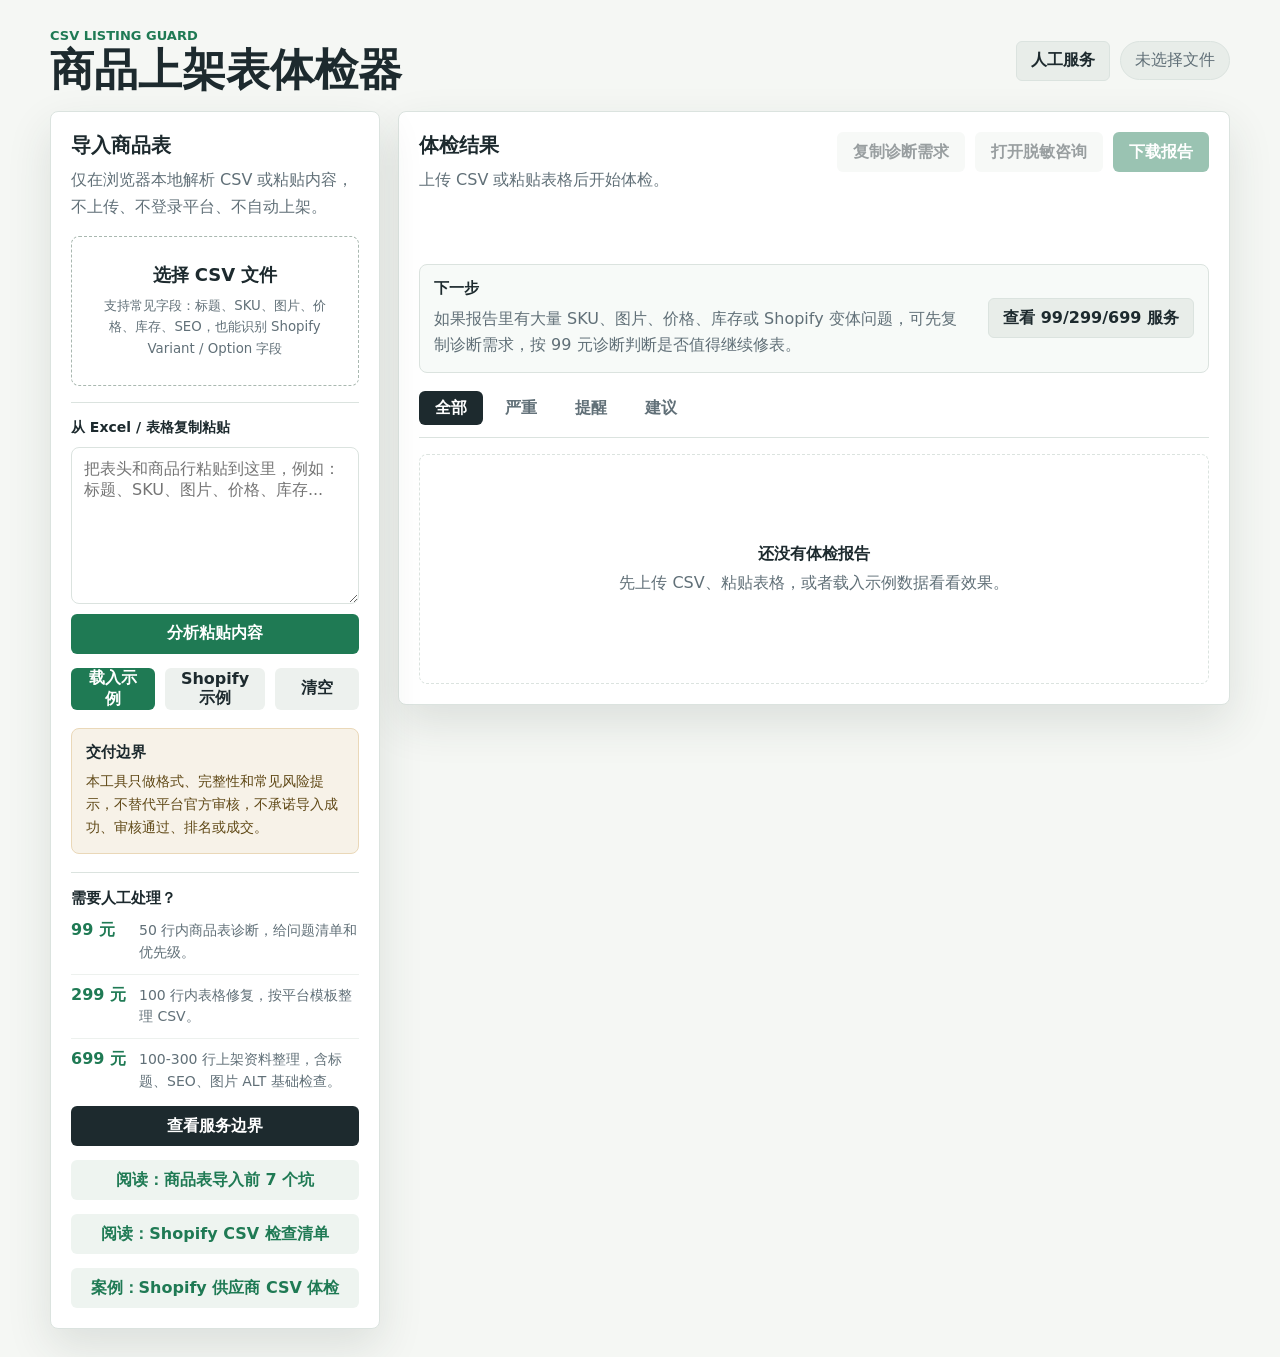
<file: index.html>
<!doctype html>
<html lang="zh-CN">
  <head>
    <meta charset="utf-8">
    <meta name="viewport" content="width=device-width, initial-scale=1">
    <title>商品上架表体检器</title>
    <meta name="description" content="免费商品 CSV 上架前体检工具，支持本地检查 SKU、图片、价格、库存和 Shopify Variant / Option 字段。">
    <link rel="canonical" href="https://hammer6837.github.io/listing-guard/">
    <link rel="stylesheet" href="./styles.css">
  </head>
  <body>
    <main class="app-shell">
      <header class="topbar">
        <div>
          <p class="eyebrow">CSV Listing Guard</p>
          <h1>商品上架表体检器</h1>
        </div>
        <div class="topbar-actions">
          <a class="text-link" href="./services.html">人工服务</a>
          <div class="status-pill" id="fileName">未选择文件</div>
        </div>
      </header>

      <section class="workspace">
        <aside class="panel upload-panel">
          <h2>导入商品表</h2>
          <p class="muted">仅在浏览器本地解析 CSV 或粘贴内容，不上传、不登录平台、不自动上架。</p>

          <label class="drop-zone" for="csvFile">
            <span>选择 CSV 文件</span>
            <small>支持常见字段：标题、SKU、图片、价格、库存、SEO，也能识别 Shopify Variant / Option 字段</small>
          </label>
          <input id="csvFile" type="file" accept=".csv,text/csv">

          <div class="paste-box">
            <label for="pasteData">从 Excel / 表格复制粘贴</label>
            <textarea id="pasteData" rows="7" placeholder="把表头和商品行粘贴到这里，例如：标题、SKU、图片、价格、库存..."></textarea>
            <button id="analyzePaste" type="button">分析粘贴内容</button>
          </div>

          <div class="button-row">
            <button id="loadSample" type="button">载入示例</button>
            <button id="loadShopifySample" type="button" class="secondary">Shopify 示例</button>
            <button id="resetTool" type="button" class="secondary">清空</button>
          </div>

          <div class="boundary">
            <h3>交付边界</h3>
            <p>本工具只做格式、完整性和常见风险提示，不替代平台官方审核，不承诺导入成功、审核通过、排名或成交。</p>
          </div>

          <div class="service-entry">
            <h3>需要人工处理？</h3>
            <dl>
              <div>
                <dt>99 元</dt>
                <dd>50 行内商品表诊断，给问题清单和优先级。</dd>
              </div>
              <div>
                <dt>299 元</dt>
                <dd>100 行内表格修复，按平台模板整理 CSV。</dd>
              </div>
              <div>
                <dt>699 元</dt>
                <dd>100-300 行上架资料整理，含标题、SEO、图片 ALT 基础检查。</dd>
              </div>
            </dl>
            <a class="learn-link service-link" href="./services.html">查看服务边界</a>
          </div>

          <a class="learn-link" href="./article-7-mistakes.html">阅读：商品表导入前 7 个坑</a>
          <a class="learn-link" href="./shopify-csv-checklist.html">阅读：Shopify CSV 检查清单</a>
          <a class="learn-link" href="./case-shopify-supplier-csv.html">案例：Shopify 供应商 CSV 体检</a>
        </aside>

        <section class="content">
          <div class="panel">
            <div class="panel-head">
              <div>
                <h2>体检结果</h2>
                <p id="statusText" class="muted">上传 CSV 或粘贴表格后开始体检。</p>
              </div>
              <div class="result-actions">
                <button id="copyRequest" type="button" class="secondary" disabled>复制诊断需求</button>
                <button id="openIssue" type="button" class="secondary" disabled>打开脱敏咨询</button>
                <button id="downloadReport" type="button" disabled>下载报告</button>
              </div>
            </div>

            <div id="summary" class="summary-grid"></div>
            <div id="fields" class="field-list"></div>

            <div id="requestBox" class="request-box" hidden>
              <h3>人工诊断需求说明</h3>
              <textarea id="requestText" rows="8" readonly></textarea>
              <small>先复制这段说明；不要在公开页面上传真实商品表，确认服务边界后再发送脱敏文件。</small>
            </div>

            <div class="next-step">
              <div>
                <h3>下一步</h3>
                <p>如果报告里有大量 SKU、图片、价格、库存或 Shopify 变体问题，可先复制诊断需求，按 99 元诊断判断是否值得继续修表。</p>
              </div>
              <a class="text-link" href="./services.html">查看 99/299/699 服务</a>
            </div>

            <div class="filters" aria-label="问题筛选">
              <button class="active" type="button" data-filter="all">全部</button>
              <button type="button" data-filter="critical">严重</button>
              <button type="button" data-filter="warning">提醒</button>
              <button type="button" data-filter="info">建议</button>
            </div>

            <div id="emptyState" class="empty-state">
              <strong>还没有体检报告</strong>
              <span>先上传 CSV、粘贴表格，或者载入示例数据看看效果。</span>
            </div>

            <div id="issues" class="issue-table"></div>
          </div>
        </section>
      </section>
    </main>

    <script type="module" src="./app.js?v=issue-link"></script>
  </body>
</html>
</file>
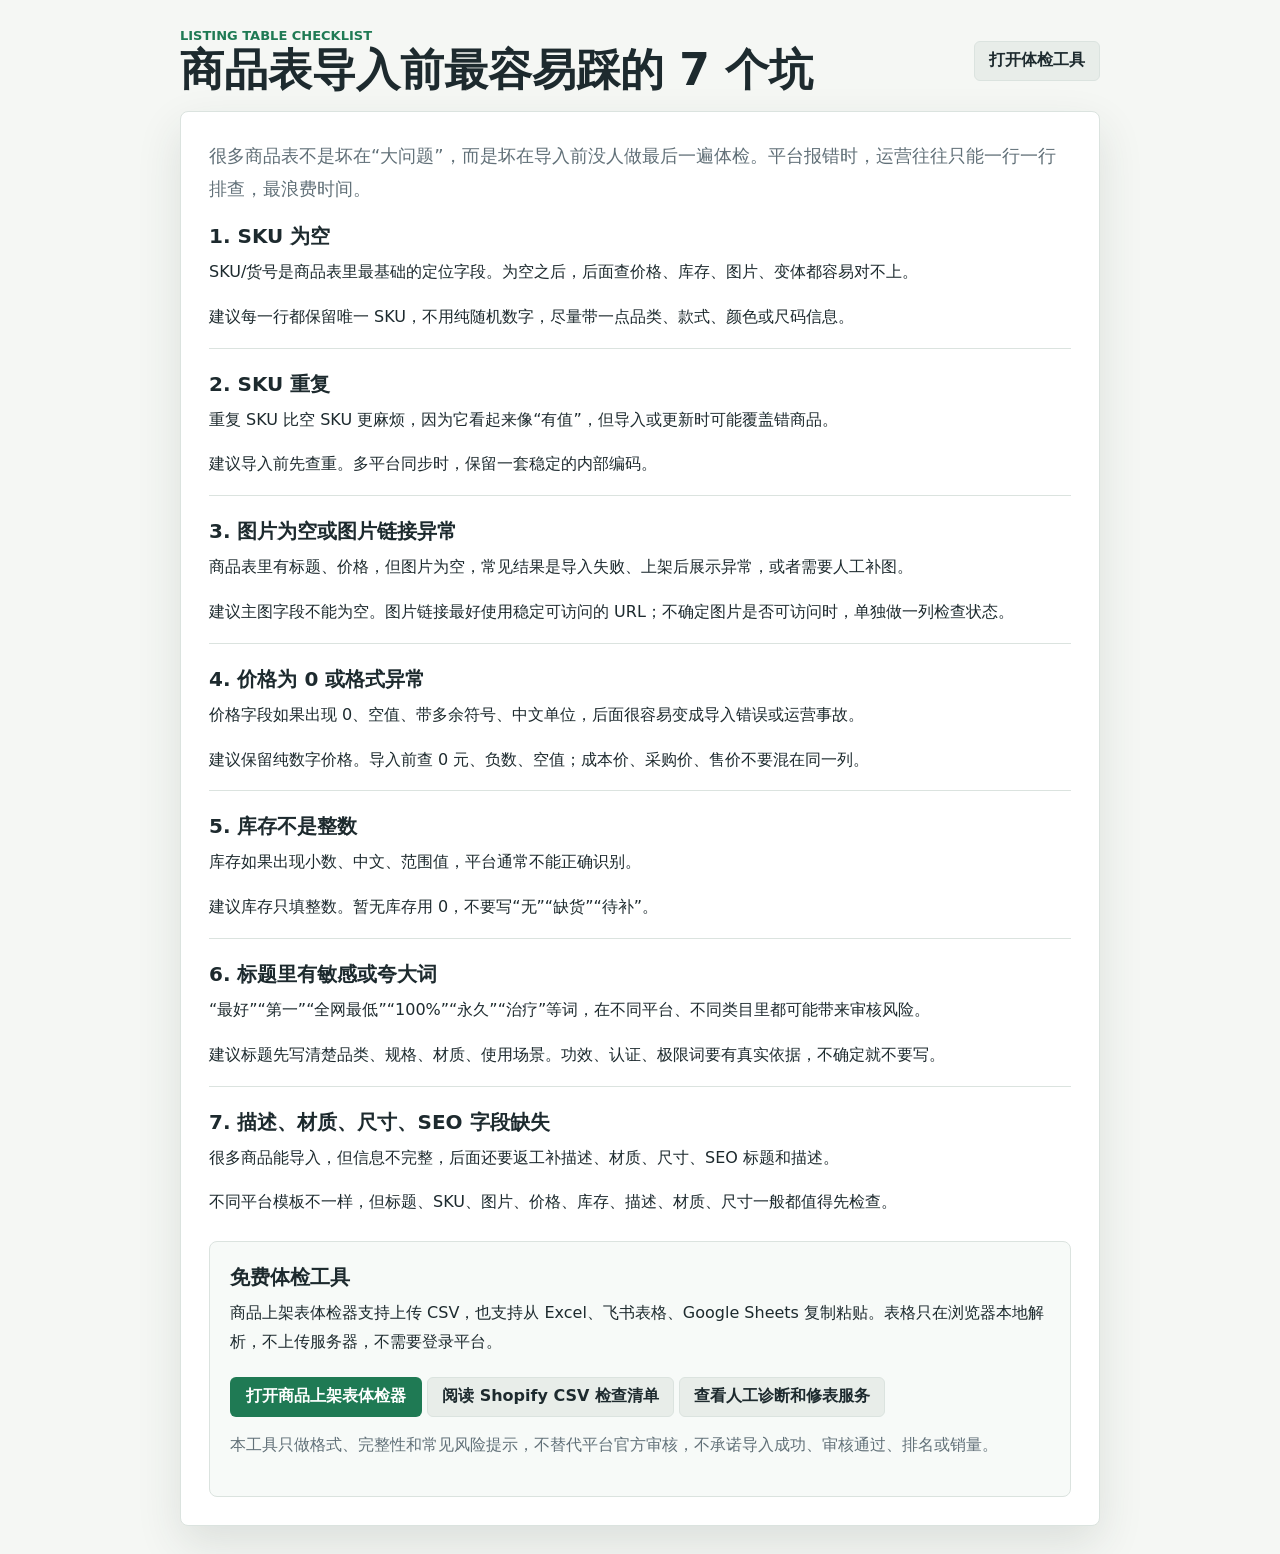
<file: article-7-mistakes.html>
<!doctype html>
<html lang="zh-CN">
  <head>
    <meta charset="utf-8">
    <meta name="viewport" content="width=device-width, initial-scale=1">
    <title>商品表导入前最容易踩的 7 个坑</title>
    <meta name="description" content="批量上架前检查商品表里的空 SKU、重复货号、空图片、异常价格、库存格式和标题风险词。">
    <link rel="canonical" href="https://hammer6837.github.io/listing-guard/article-7-mistakes.html">
    <link rel="stylesheet" href="./styles.css">
  </head>
  <body>
    <main class="app-shell article-shell">
      <header class="topbar">
        <div>
          <p class="eyebrow">Listing Table Checklist</p>
          <h1>商品表导入前最容易踩的 7 个坑</h1>
        </div>
        <a class="text-link" href="./">打开体检工具</a>
      </header>

      <article class="article-body">
        <p class="lead">很多商品表不是坏在“大问题”，而是坏在导入前没人做最后一遍体检。平台报错时，运营往往只能一行一行排查，最浪费时间。</p>

        <section>
          <h2>1. SKU 为空</h2>
          <p>SKU/货号是商品表里最基础的定位字段。为空之后，后面查价格、库存、图片、变体都容易对不上。</p>
          <p>建议每一行都保留唯一 SKU，不用纯随机数字，尽量带一点品类、款式、颜色或尺码信息。</p>
        </section>

        <section>
          <h2>2. SKU 重复</h2>
          <p>重复 SKU 比空 SKU 更麻烦，因为它看起来像“有值”，但导入或更新时可能覆盖错商品。</p>
          <p>建议导入前先查重。多平台同步时，保留一套稳定的内部编码。</p>
        </section>

        <section>
          <h2>3. 图片为空或图片链接异常</h2>
          <p>商品表里有标题、价格，但图片为空，常见结果是导入失败、上架后展示异常，或者需要人工补图。</p>
          <p>建议主图字段不能为空。图片链接最好使用稳定可访问的 URL；不确定图片是否可访问时，单独做一列检查状态。</p>
        </section>

        <section>
          <h2>4. 价格为 0 或格式异常</h2>
          <p>价格字段如果出现 0、空值、带多余符号、中文单位，后面很容易变成导入错误或运营事故。</p>
          <p>建议保留纯数字价格。导入前查 0 元、负数、空值；成本价、采购价、售价不要混在同一列。</p>
        </section>

        <section>
          <h2>5. 库存不是整数</h2>
          <p>库存如果出现小数、中文、范围值，平台通常不能正确识别。</p>
          <p>建议库存只填整数。暂无库存用 0，不要写“无”“缺货”“待补”。</p>
        </section>

        <section>
          <h2>6. 标题里有敏感或夸大词</h2>
          <p>“最好”“第一”“全网最低”“100%”“永久”“治疗”等词，在不同平台、不同类目里都可能带来审核风险。</p>
          <p>建议标题先写清楚品类、规格、材质、使用场景。功效、认证、极限词要有真实依据，不确定就不要写。</p>
        </section>

        <section>
          <h2>7. 描述、材质、尺寸、SEO 字段缺失</h2>
          <p>很多商品能导入，但信息不完整，后面还要返工补描述、材质、尺寸、SEO 标题和描述。</p>
          <p>不同平台模板不一样，但标题、SKU、图片、价格、库存、描述、材质、尺寸一般都值得先检查。</p>
        </section>

        <section class="article-cta">
          <h2>免费体检工具</h2>
          <p>商品上架表体检器支持上传 CSV，也支持从 Excel、飞书表格、Google Sheets 复制粘贴。表格只在浏览器本地解析，不上传服务器，不需要登录平台。</p>
          <a class="primary-link" href="./">打开商品上架表体检器</a>
          <a class="text-link" href="./shopify-csv-checklist.html">阅读 Shopify CSV 检查清单</a>
          <a class="text-link" href="./services.html">查看人工诊断和修表服务</a>
          <p class="muted">本工具只做格式、完整性和常见风险提示，不替代平台官方审核，不承诺导入成功、审核通过、排名或销量。</p>
        </section>
      </article>
    </main>
  </body>
</html>
</file>
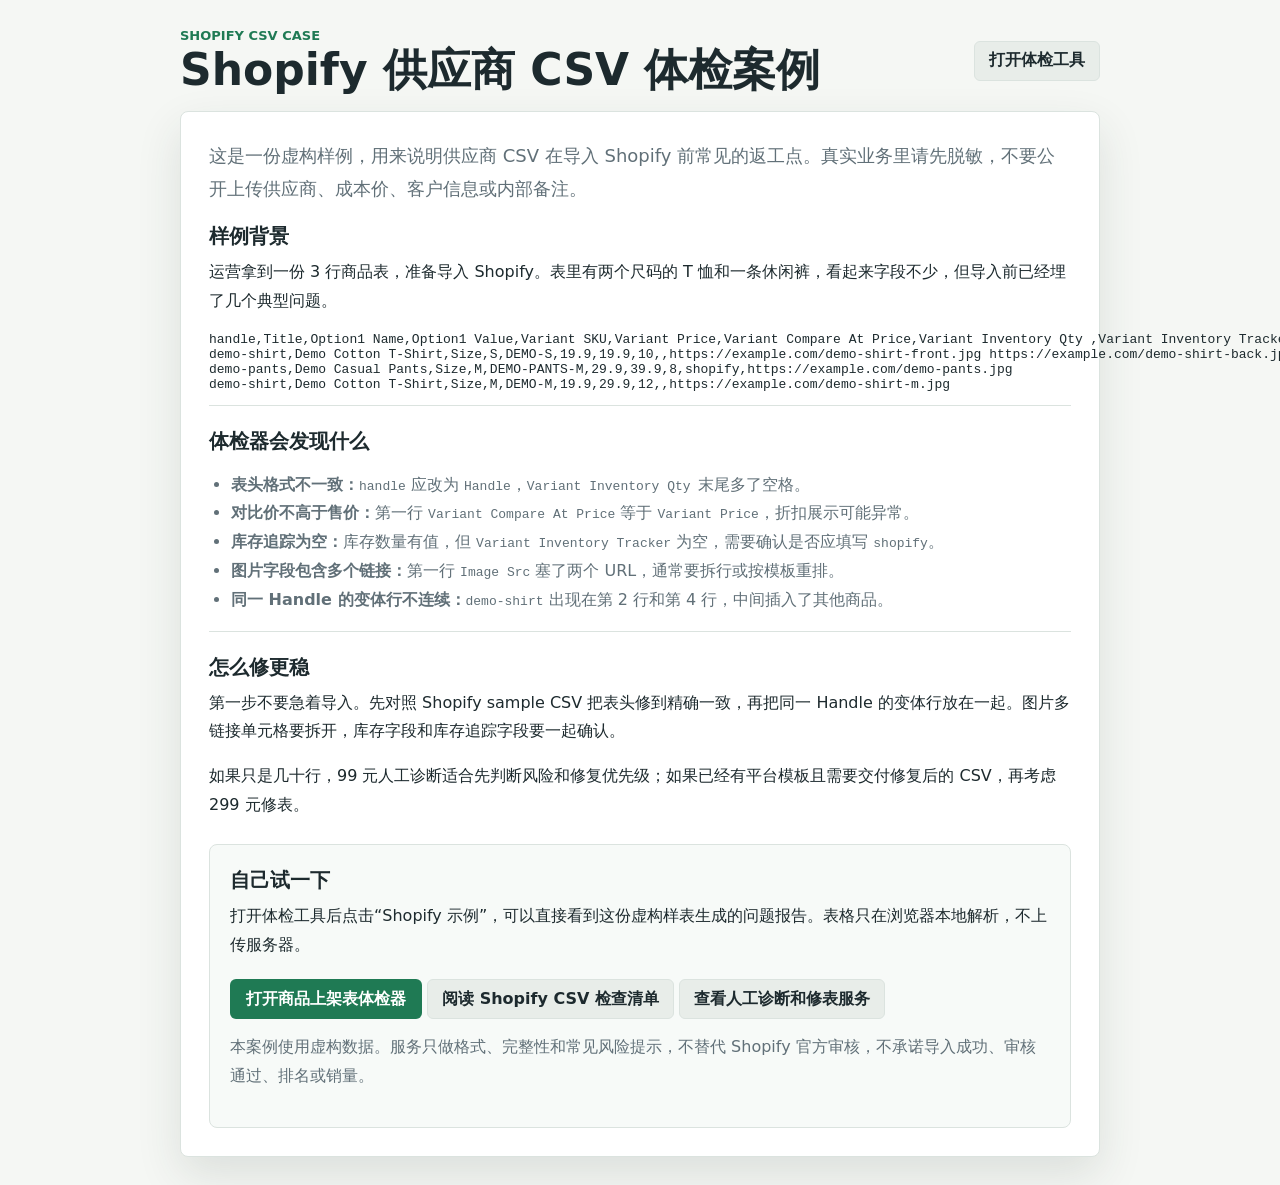
<file: case-shopify-supplier-csv.html>
<!doctype html>
<html lang="zh-CN">
  <head>
    <meta charset="utf-8">
    <meta name="viewport" content="width=device-width, initial-scale=1">
    <title>Shopify 供应商 CSV 体检案例</title>
    <meta name="description" content="用虚构 Shopify 供应商 CSV 演示表头、SKU、图片、对比价、库存追踪和变体行问题如何被体检器发现。">
    <link rel="canonical" href="https://hammer6837.github.io/listing-guard/case-shopify-supplier-csv.html">
    <link rel="stylesheet" href="./styles.css">
  </head>
  <body>
    <main class="app-shell article-shell">
      <header class="topbar">
        <div>
          <p class="eyebrow">Shopify CSV Case</p>
          <h1>Shopify 供应商 CSV 体检案例</h1>
        </div>
        <a class="text-link" href="./">打开体检工具</a>
      </header>

      <article class="article-body">
        <p class="lead">这是一份虚构样例，用来说明供应商 CSV 在导入 Shopify 前常见的返工点。真实业务里请先脱敏，不要公开上传供应商、成本价、客户信息或内部备注。</p>

        <section>
          <h2>样例背景</h2>
          <p>运营拿到一份 3 行商品表，准备导入 Shopify。表里有两个尺码的 T 恤和一条休闲裤，看起来字段不少，但导入前已经埋了几个典型问题。</p>
          <pre><code>handle,Title,Option1 Name,Option1 Value,Variant SKU,Variant Price,Variant Compare At Price,Variant Inventory Qty ,Variant Inventory Tracker,Image Src
demo-shirt,Demo Cotton T-Shirt,Size,S,DEMO-S,19.9,19.9,10,,https://example.com/demo-shirt-front.jpg https://example.com/demo-shirt-back.jpg
demo-pants,Demo Casual Pants,Size,M,DEMO-PANTS-M,29.9,39.9,8,shopify,https://example.com/demo-pants.jpg
demo-shirt,Demo Cotton T-Shirt,Size,M,DEMO-M,19.9,29.9,12,,https://example.com/demo-shirt-m.jpg</code></pre>
        </section>

        <section>
          <h2>体检器会发现什么</h2>
          <ul class="plain-list">
            <li><strong>表头格式不一致：</strong><code>handle</code> 应改为 <code>Handle</code>，<code>Variant Inventory Qty </code> 末尾多了空格。</li>
            <li><strong>对比价不高于售价：</strong>第一行 <code>Variant Compare At Price</code> 等于 <code>Variant Price</code>，折扣展示可能异常。</li>
            <li><strong>库存追踪为空：</strong>库存数量有值，但 <code>Variant Inventory Tracker</code> 为空，需要确认是否应填写 <code>shopify</code>。</li>
            <li><strong>图片字段包含多个链接：</strong>第一行 <code>Image Src</code> 塞了两个 URL，通常要拆行或按模板重排。</li>
            <li><strong>同一 Handle 的变体行不连续：</strong><code>demo-shirt</code> 出现在第 2 行和第 4 行，中间插入了其他商品。</li>
          </ul>
        </section>

        <section>
          <h2>怎么修更稳</h2>
          <p>第一步不要急着导入。先对照 Shopify sample CSV 把表头修到精确一致，再把同一 Handle 的变体行放在一起。图片多链接单元格要拆开，库存字段和库存追踪字段要一起确认。</p>
          <p>如果只是几十行，99 元人工诊断适合先判断风险和修复优先级；如果已经有平台模板且需要交付修复后的 CSV，再考虑 299 元修表。</p>
        </section>

        <section class="article-cta">
          <h2>自己试一下</h2>
          <p>打开体检工具后点击“Shopify 示例”，可以直接看到这份虚构样表生成的问题报告。表格只在浏览器本地解析，不上传服务器。</p>
          <a class="primary-link" href="./">打开商品上架表体检器</a>
          <a class="text-link" href="./shopify-csv-checklist.html">阅读 Shopify CSV 检查清单</a>
          <a class="text-link" href="./services.html">查看人工诊断和修表服务</a>
          <p class="muted">本案例使用虚构数据。服务只做格式、完整性和常见风险提示，不替代 Shopify 官方审核，不承诺导入成功、审核通过、排名或销量。</p>
        </section>
      </article>
    </main>
  </body>
</html>
</file>
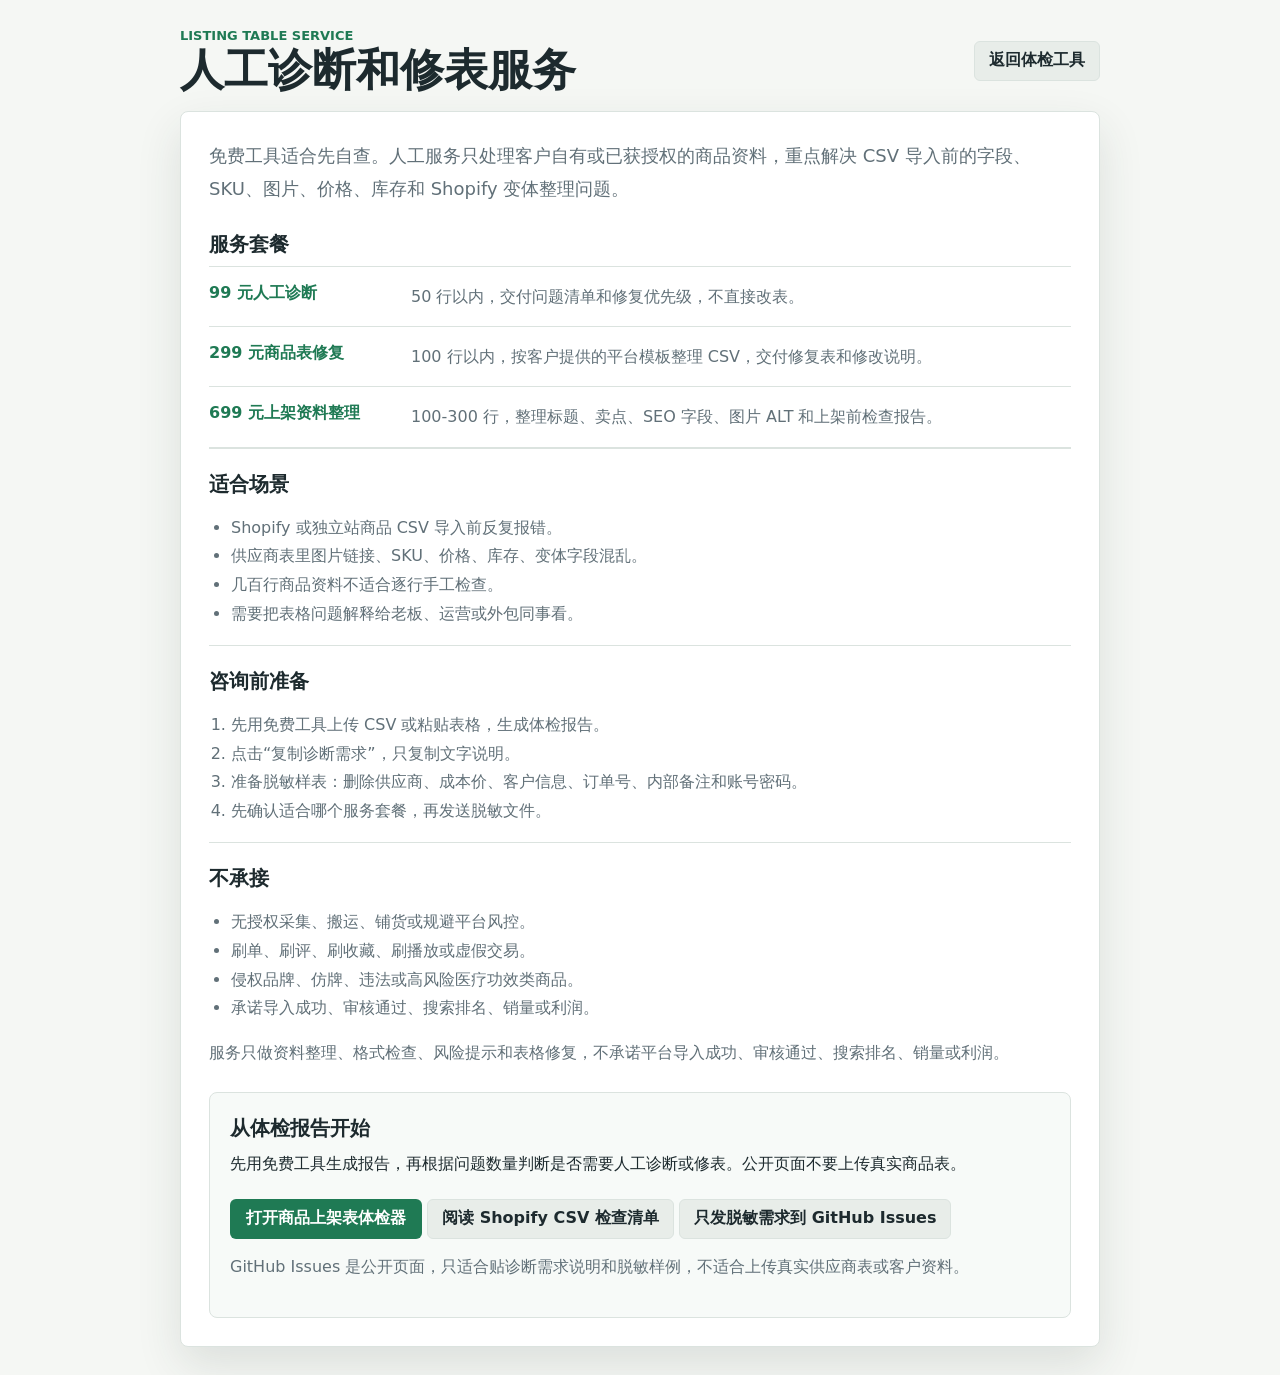
<file: services.html>
<!doctype html>
<html lang="zh-CN">
  <head>
    <meta charset="utf-8">
    <meta name="viewport" content="width=device-width, initial-scale=1">
    <title>人工诊断和修表服务</title>
    <meta name="description" content="商品上架表人工诊断、CSV 修复和 Shopify 商品资料整理服务说明。">
    <link rel="canonical" href="https://hammer6837.github.io/listing-guard/services.html">
    <link rel="stylesheet" href="./styles.css">
  </head>
  <body>
    <main class="app-shell article-shell">
      <header class="topbar">
        <div>
          <p class="eyebrow">Listing Table Service</p>
          <h1>人工诊断和修表服务</h1>
        </div>
        <a class="text-link" href="./">返回体检工具</a>
      </header>

      <article class="article-body service-page">
        <p class="lead">免费工具适合先自查。人工服务只处理客户自有或已获授权的商品资料，重点解决 CSV 导入前的字段、SKU、图片、价格、库存和 Shopify 变体整理问题。</p>

        <section>
          <h2>服务套餐</h2>
          <div class="service-table">
            <div class="service-row">
              <strong>99 元人工诊断</strong>
              <span>50 行以内，交付问题清单和修复优先级，不直接改表。</span>
            </div>
            <div class="service-row">
              <strong>299 元商品表修复</strong>
              <span>100 行以内，按客户提供的平台模板整理 CSV，交付修复表和修改说明。</span>
            </div>
            <div class="service-row">
              <strong>699 元上架资料整理</strong>
              <span>100-300 行，整理标题、卖点、SEO 字段、图片 ALT 和上架前检查报告。</span>
            </div>
          </div>
        </section>

        <section>
          <h2>适合场景</h2>
          <ul class="plain-list">
            <li>Shopify 或独立站商品 CSV 导入前反复报错。</li>
            <li>供应商表里图片链接、SKU、价格、库存、变体字段混乱。</li>
            <li>几百行商品资料不适合逐行手工检查。</li>
            <li>需要把表格问题解释给老板、运营或外包同事看。</li>
          </ul>
        </section>

        <section>
          <h2>咨询前准备</h2>
          <ol class="plain-list">
            <li>先用免费工具上传 CSV 或粘贴表格，生成体检报告。</li>
            <li>点击“复制诊断需求”，只复制文字说明。</li>
            <li>准备脱敏样表：删除供应商、成本价、客户信息、订单号、内部备注和账号密码。</li>
            <li>先确认适合哪个服务套餐，再发送脱敏文件。</li>
          </ol>
        </section>

        <section>
          <h2>不承接</h2>
          <ul class="plain-list">
            <li>无授权采集、搬运、铺货或规避平台风控。</li>
            <li>刷单、刷评、刷收藏、刷播放或虚假交易。</li>
            <li>侵权品牌、仿牌、违法或高风险医疗功效类商品。</li>
            <li>承诺导入成功、审核通过、搜索排名、销量或利润。</li>
          </ul>
          <p class="muted">服务只做资料整理、格式检查、风险提示和表格修复，不承诺平台导入成功、审核通过、搜索排名、销量或利润。</p>
        </section>

        <section class="article-cta">
          <h2>从体检报告开始</h2>
          <p>先用免费工具生成报告，再根据问题数量判断是否需要人工诊断或修表。公开页面不要上传真实商品表。</p>
          <a class="primary-link" href="./">打开商品上架表体检器</a>
          <a class="text-link" href="./shopify-csv-checklist.html">阅读 Shopify CSV 检查清单</a>
          <a class="text-link" href="https://github.com/Hammer6837/listing-guard/issues/new">只发脱敏需求到 GitHub Issues</a>
          <p class="muted">GitHub Issues 是公开页面，只适合贴诊断需求说明和脱敏样例，不适合上传真实供应商表或客户资料。</p>
        </section>
      </article>
    </main>
  </body>
</html>
</file>
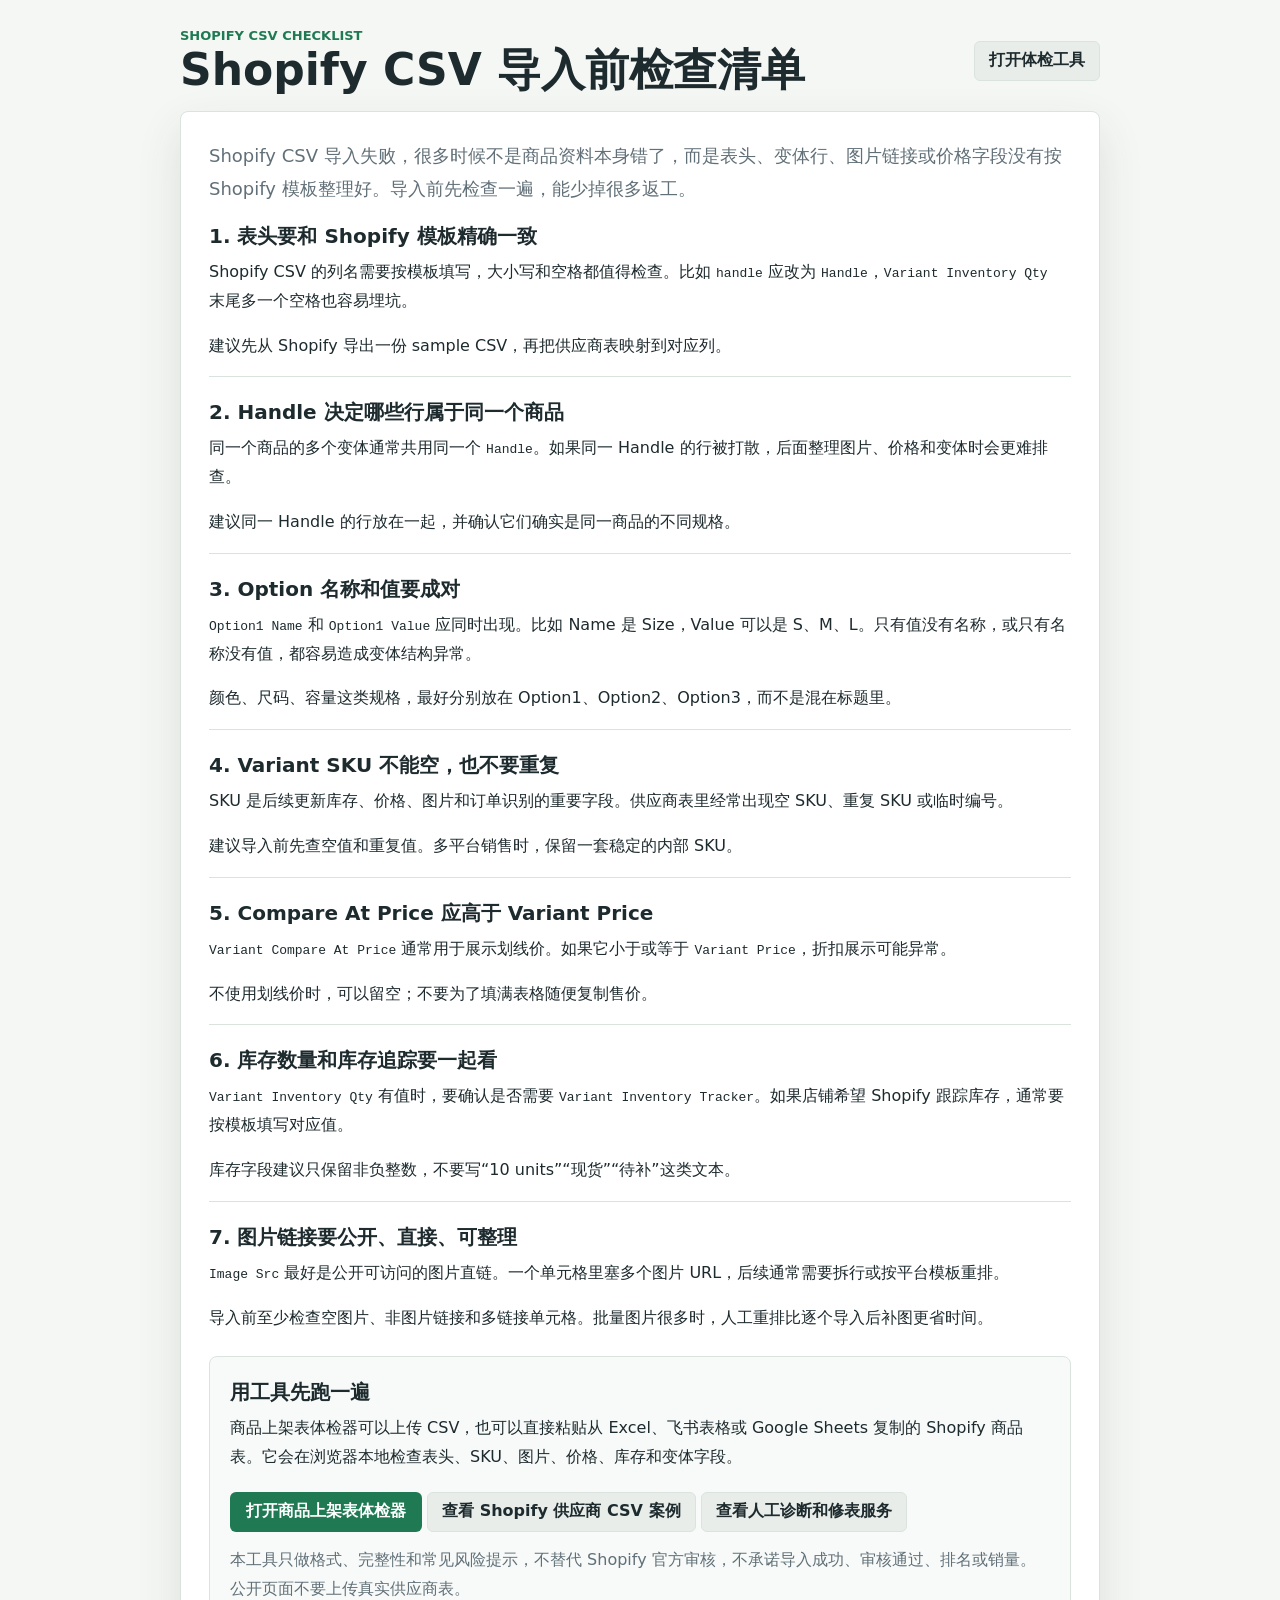
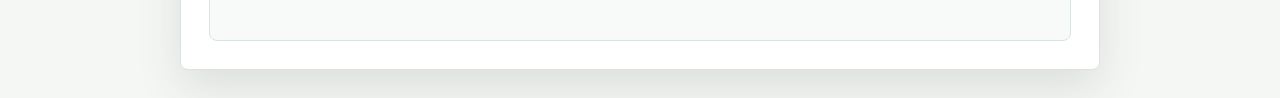
<file: shopify-csv-checklist.html>
<!doctype html>
<html lang="zh-CN">
  <head>
    <meta charset="utf-8">
    <meta name="viewport" content="width=device-width, initial-scale=1">
    <title>Shopify CSV 导入前检查清单</title>
    <meta name="description" content="Shopify 商品 CSV 导入前检查表头、Handle、Variant SKU、Option、Compare At Price、库存追踪和图片链接。">
    <link rel="canonical" href="https://hammer6837.github.io/listing-guard/shopify-csv-checklist.html">
    <link rel="stylesheet" href="./styles.css">
  </head>
  <body>
    <main class="app-shell article-shell">
      <header class="topbar">
        <div>
          <p class="eyebrow">Shopify CSV Checklist</p>
          <h1>Shopify CSV 导入前检查清单</h1>
        </div>
        <a class="text-link" href="./">打开体检工具</a>
      </header>

      <article class="article-body">
        <p class="lead">Shopify CSV 导入失败，很多时候不是商品资料本身错了，而是表头、变体行、图片链接或价格字段没有按 Shopify 模板整理好。导入前先检查一遍，能少掉很多返工。</p>

        <section>
          <h2>1. 表头要和 Shopify 模板精确一致</h2>
          <p>Shopify CSV 的列名需要按模板填写，大小写和空格都值得检查。比如 <code>handle</code> 应改为 <code>Handle</code>，<code>Variant Inventory Qty </code> 末尾多一个空格也容易埋坑。</p>
          <p>建议先从 Shopify 导出一份 sample CSV，再把供应商表映射到对应列。</p>
        </section>

        <section>
          <h2>2. Handle 决定哪些行属于同一个商品</h2>
          <p>同一个商品的多个变体通常共用同一个 <code>Handle</code>。如果同一 Handle 的行被打散，后面整理图片、价格和变体时会更难排查。</p>
          <p>建议同一 Handle 的行放在一起，并确认它们确实是同一商品的不同规格。</p>
        </section>

        <section>
          <h2>3. Option 名称和值要成对</h2>
          <p><code>Option1 Name</code> 和 <code>Option1 Value</code> 应同时出现。比如 Name 是 Size，Value 可以是 S、M、L。只有值没有名称，或只有名称没有值，都容易造成变体结构异常。</p>
          <p>颜色、尺码、容量这类规格，最好分别放在 Option1、Option2、Option3，而不是混在标题里。</p>
        </section>

        <section>
          <h2>4. Variant SKU 不能空，也不要重复</h2>
          <p>SKU 是后续更新库存、价格、图片和订单识别的重要字段。供应商表里经常出现空 SKU、重复 SKU 或临时编号。</p>
          <p>建议导入前先查空值和重复值。多平台销售时，保留一套稳定的内部 SKU。</p>
        </section>

        <section>
          <h2>5. Compare At Price 应高于 Variant Price</h2>
          <p><code>Variant Compare At Price</code> 通常用于展示划线价。如果它小于或等于 <code>Variant Price</code>，折扣展示可能异常。</p>
          <p>不使用划线价时，可以留空；不要为了填满表格随便复制售价。</p>
        </section>

        <section>
          <h2>6. 库存数量和库存追踪要一起看</h2>
          <p><code>Variant Inventory Qty</code> 有值时，要确认是否需要 <code>Variant Inventory Tracker</code>。如果店铺希望 Shopify 跟踪库存，通常要按模板填写对应值。</p>
          <p>库存字段建议只保留非负整数，不要写“10 units”“现货”“待补”这类文本。</p>
        </section>

        <section>
          <h2>7. 图片链接要公开、直接、可整理</h2>
          <p><code>Image Src</code> 最好是公开可访问的图片直链。一个单元格里塞多个图片 URL，后续通常需要拆行或按平台模板重排。</p>
          <p>导入前至少检查空图片、非图片链接和多链接单元格。批量图片很多时，人工重排比逐个导入后补图更省时间。</p>
        </section>

        <section class="article-cta">
          <h2>用工具先跑一遍</h2>
          <p>商品上架表体检器可以上传 CSV，也可以直接粘贴从 Excel、飞书表格或 Google Sheets 复制的 Shopify 商品表。它会在浏览器本地检查表头、SKU、图片、价格、库存和变体字段。</p>
          <a class="primary-link" href="./">打开商品上架表体检器</a>
          <a class="text-link" href="./case-shopify-supplier-csv.html">查看 Shopify 供应商 CSV 案例</a>
          <a class="text-link" href="./services.html">查看人工诊断和修表服务</a>
          <p class="muted">本工具只做格式、完整性和常见风险提示，不替代 Shopify 官方审核，不承诺导入成功、审核通过、排名或销量。公开页面不要上传真实供应商表。</p>
        </section>
      </article>
    </main>
  </body>
</html>
</file>
<file: styles.css>
:root {
  color-scheme: light;
  --bg: #f5f7f4;
  --panel: #ffffff;
  --ink: #1d2a2e;
  --muted: #617078;
  --line: #dbe3df;
  --green: #1f7a54;
  --green-soft: #e2f2e9;
  --amber: #a05f00;
  --amber-soft: #fff0d2;
  --red: #b63d32;
  --red-soft: #ffe1de;
  --blue: #2764a8;
  --blue-soft: #e5f0fb;
  --shadow: 0 18px 45px rgba(41, 54, 49, 0.12);
}

* {
  box-sizing: border-box;
}

body {
  margin: 0;
  min-height: 100vh;
  background: var(--bg);
  color: var(--ink);
  font-family: ui-sans-serif, system-ui, -apple-system, BlinkMacSystemFont, "Segoe UI", sans-serif;
}

button,
input,
textarea {
  font: inherit;
}

button {
  border: 0;
  border-radius: 6px;
  background: var(--green);
  color: #ffffff;
  cursor: pointer;
  font-weight: 700;
  min-height: 40px;
  padding: 0 16px;
}

button:hover:not(:disabled) {
  filter: brightness(0.95);
}

button:disabled {
  cursor: not-allowed;
  opacity: 0.45;
}

button.secondary {
  background: #edf1ee;
  color: var(--ink);
}

a {
  color: var(--green);
}

.app-shell {
  width: min(1180px, calc(100% - 32px));
  margin: 0 auto;
  padding: 28px 0;
}

.topbar {
  align-items: center;
  display: flex;
  gap: 16px;
  justify-content: space-between;
  margin-bottom: 18px;
}

.topbar-actions {
  align-items: center;
  display: flex;
  gap: 10px;
  min-width: 0;
}

.eyebrow {
  color: var(--green);
  font-size: 13px;
  font-weight: 800;
  letter-spacing: 0;
  margin: 0 0 4px;
  text-transform: uppercase;
}

h1,
h2,
h3,
p {
  margin-top: 0;
}

h1 {
  font-size: clamp(28px, 4vw, 44px);
  letter-spacing: 0;
  line-height: 1.05;
  margin-bottom: 0;
}

h2 {
  font-size: 20px;
  letter-spacing: 0;
  margin-bottom: 8px;
}

h3 {
  font-size: 15px;
  margin-bottom: 8px;
}

.muted {
  color: var(--muted);
  line-height: 1.65;
}

.status-pill {
  background: #e8ede9;
  border: 1px solid var(--line);
  border-radius: 999px;
  color: var(--muted);
  max-width: 46vw;
  overflow: hidden;
  padding: 8px 14px;
  text-overflow: ellipsis;
  white-space: nowrap;
}

.workspace {
  align-items: start;
  display: grid;
  gap: 18px;
  grid-template-columns: 330px minmax(0, 1fr);
}

.workspace > *,
.content,
.panel {
  min-width: 0;
}

.panel {
  background: var(--panel);
  border: 1px solid var(--line);
  border-radius: 8px;
  box-shadow: var(--shadow);
  padding: 20px;
}

.upload-panel {
  position: sticky;
  top: 18px;
}

.drop-zone {
  align-items: center;
  border: 1px dashed #a9b8b0;
  border-radius: 8px;
  cursor: pointer;
  display: flex;
  flex-direction: column;
  gap: 8px;
  justify-content: center;
  min-height: 150px;
  padding: 20px;
  text-align: center;
  transition: border-color 160ms ease, background 160ms ease;
}

.drop-zone:hover {
  background: #f8fbf9;
  border-color: var(--green);
}

.drop-zone span {
  font-size: 18px;
  font-weight: 800;
}

.drop-zone small {
  color: var(--muted);
  line-height: 1.6;
}

#csvFile {
  inline-size: 1px;
  opacity: 0;
  position: absolute;
}

.button-row {
  display: flex;
  gap: 10px;
  margin-top: 14px;
}

.button-row button {
  flex: 1;
}

.paste-box {
  border-top: 1px solid var(--line);
  display: grid;
  gap: 10px;
  margin-top: 16px;
  padding-top: 16px;
}

.paste-box label {
  font-size: 14px;
  font-weight: 800;
}

.paste-box textarea {
  border: 1px solid var(--line);
  border-radius: 8px;
  color: var(--ink);
  min-height: 138px;
  padding: 11px 12px;
  resize: vertical;
  width: 100%;
}

.paste-box textarea:focus {
  border-color: var(--green);
  outline: 2px solid rgba(31, 122, 84, 0.15);
}

.boundary {
  background: #f7f2e8;
  border: 1px solid #ead8b8;
  border-radius: 8px;
  margin-top: 18px;
  padding: 14px;
}

.boundary p {
  color: #604917;
  font-size: 14px;
  line-height: 1.65;
  margin-bottom: 0;
}

.service-entry {
  border-top: 1px solid var(--line);
  margin-top: 18px;
  padding-top: 16px;
}

.service-entry dl {
  display: grid;
  gap: 10px;
  margin: 12px 0 0;
}

.service-entry dl div {
  border-bottom: 1px solid #edf1ee;
  display: grid;
  gap: 6px;
  grid-template-columns: 62px minmax(0, 1fr);
  padding-bottom: 10px;
}

.service-entry dl div:last-child {
  border-bottom: 0;
  padding-bottom: 0;
}

.service-entry dt {
  color: var(--green);
  font-weight: 900;
}

.service-entry dd {
  color: var(--muted);
  font-size: 14px;
  line-height: 1.55;
  margin: 0;
}

.learn-link,
.text-link,
.primary-link {
  align-items: center;
  border-radius: 6px;
  display: inline-flex;
  font-weight: 800;
  min-height: 40px;
  text-decoration: none;
}

.learn-link {
  background: #eef4f0;
  color: var(--green);
  justify-content: center;
  margin-top: 14px;
  padding: 0 12px;
  width: 100%;
}

.learn-link.service-link {
  background: var(--ink);
  color: #ffffff;
}

.text-link {
  background: #e8ede9;
  border: 1px solid var(--line);
  color: var(--ink);
  padding: 0 14px;
  white-space: nowrap;
}

.primary-link {
  background: var(--green);
  color: #ffffff;
  margin: 4px 0 14px;
  padding: 0 16px;
}

.panel-head {
  align-items: start;
  display: flex;
  gap: 16px;
  justify-content: space-between;
}

.result-actions {
  display: flex;
  flex-wrap: wrap;
  gap: 10px;
  justify-content: flex-end;
}

.summary-grid {
  display: grid;
  gap: 10px;
  grid-template-columns: repeat(5, minmax(100px, 1fr));
  margin: 18px 0;
}

.metric {
  background: #f6f8f7;
  border: 1px solid var(--line);
  border-radius: 8px;
  padding: 14px;
}

.metric-label {
  color: var(--muted);
  display: block;
  font-size: 12px;
  margin-bottom: 8px;
}

.metric strong {
  font-size: 28px;
  line-height: 1;
}

.metric.score {
  background: var(--green-soft);
}

.metric.critical {
  background: var(--red-soft);
}

.metric.warning {
  background: var(--amber-soft);
}

.metric.info {
  background: var(--blue-soft);
}

.field-list {
  display: flex;
  flex-wrap: wrap;
  gap: 8px;
  margin-bottom: 18px;
}

.field-chip {
  align-items: center;
  background: #eef4f0;
  border: 1px solid #d6e5dc;
  border-radius: 999px;
  display: inline-flex;
  gap: 8px;
  padding: 7px 10px;
}

.field-chip small {
  color: var(--muted);
}

.request-box {
  background: #f7faf8;
  border: 1px solid var(--line);
  border-radius: 8px;
  margin-bottom: 18px;
  padding: 14px;
}

.request-box[hidden] {
  display: none;
}

.request-box textarea {
  border: 1px solid var(--line);
  border-radius: 8px;
  color: var(--ink);
  line-height: 1.55;
  margin: 4px 0 8px;
  padding: 11px 12px;
  resize: vertical;
  width: 100%;
}

.request-box small {
  color: var(--muted);
}

.next-step {
  align-items: center;
  background: #f7faf8;
  border: 1px solid var(--line);
  border-radius: 8px;
  display: flex;
  gap: 16px;
  justify-content: space-between;
  margin-bottom: 18px;
  padding: 14px;
}

.next-step p {
  color: var(--muted);
  line-height: 1.65;
  margin-bottom: 0;
}

.filters {
  border-bottom: 1px solid var(--line);
  display: flex;
  gap: 6px;
  margin-bottom: 16px;
  padding-bottom: 12px;
}

.filters button {
  background: transparent;
  color: var(--muted);
  min-height: 34px;
}

.filters button.active {
  background: var(--ink);
  color: #ffffff;
}

.empty-state,
.empty-result {
  align-items: center;
  border: 1px dashed var(--line);
  border-radius: 8px;
  color: var(--muted);
  display: flex;
  flex-direction: column;
  gap: 8px;
  justify-content: center;
  min-height: 230px;
  text-align: center;
}

.empty-state[hidden] {
  display: none;
}

.empty-state strong {
  color: var(--ink);
}

.issue-table {
  max-width: 100%;
  overflow-x: auto;
}

table {
  border-collapse: collapse;
  min-width: 780px;
  width: 100%;
}

th,
td {
  border-bottom: 1px solid var(--line);
  padding: 13px 10px;
  text-align: left;
  vertical-align: top;
}

th {
  color: var(--muted);
  font-size: 13px;
  font-weight: 800;
}

td {
  line-height: 1.55;
}

.badge {
  border-radius: 999px;
  display: inline-block;
  font-size: 12px;
  font-weight: 800;
  min-width: 48px;
  padding: 5px 8px;
  text-align: center;
}

.badge.critical {
  background: var(--red-soft);
  color: var(--red);
}

.badge.warning {
  background: var(--amber-soft);
  color: var(--amber);
}

.badge.info {
  background: var(--blue-soft);
  color: var(--blue);
}

.value {
  color: var(--muted);
  display: block;
  font-size: 13px;
  margin-top: 4px;
  max-width: 360px;
  overflow: hidden;
  text-overflow: ellipsis;
  white-space: nowrap;
}

.article-shell {
  max-width: 920px;
}

.article-body {
  background: var(--panel);
  border: 1px solid var(--line);
  border-radius: 8px;
  box-shadow: var(--shadow);
  padding: 28px;
}

.article-body .lead {
  color: var(--muted);
  font-size: 18px;
  line-height: 1.8;
}

.article-body section {
  border-top: 1px solid var(--line);
  padding-top: 22px;
}

.article-body section:first-of-type {
  border-top: 0;
  padding-top: 0;
}

.article-body p {
  line-height: 1.8;
}

.article-cta {
  background: #f7faf8;
  border: 1px solid var(--line);
  border-radius: 8px;
  margin-top: 24px;
  padding: 20px;
}

.service-page .lead {
  margin-bottom: 26px;
}

.service-table {
  border-top: 1px solid var(--line);
}

.service-row {
  border-bottom: 1px solid var(--line);
  display: grid;
  gap: 12px;
  grid-template-columns: 190px minmax(0, 1fr);
  padding: 16px 0;
}

.service-row strong {
  color: var(--green);
}

.service-row span {
  color: var(--muted);
  line-height: 1.7;
}

.plain-list {
  color: var(--muted);
  line-height: 1.8;
  padding-left: 22px;
}

@media (max-width: 920px) {
  .workspace {
    grid-template-columns: 1fr;
  }

  .upload-panel {
    position: static;
  }

  .summary-grid {
    grid-template-columns: repeat(2, minmax(0, 1fr));
  }
}

@media (max-width: 620px) {
  .app-shell {
    width: min(100% - 20px, 1180px);
    padding: 16px 0;
  }

  .topbar,
  .panel-head {
    align-items: stretch;
    flex-direction: column;
  }

  .topbar-actions,
  .next-step {
    align-items: stretch;
    flex-direction: column;
  }

  .result-actions {
    justify-content: stretch;
  }

  .result-actions button {
    flex: 1;
  }

  .status-pill {
    max-width: 100%;
  }

  .summary-grid {
    grid-template-columns: 1fr;
  }

  .button-row {
    flex-direction: column;
  }

  .filters {
    flex-wrap: wrap;
  }

  .service-row {
    grid-template-columns: 1fr;
  }

  table {
    min-width: 640px;
  }
}
</file>
